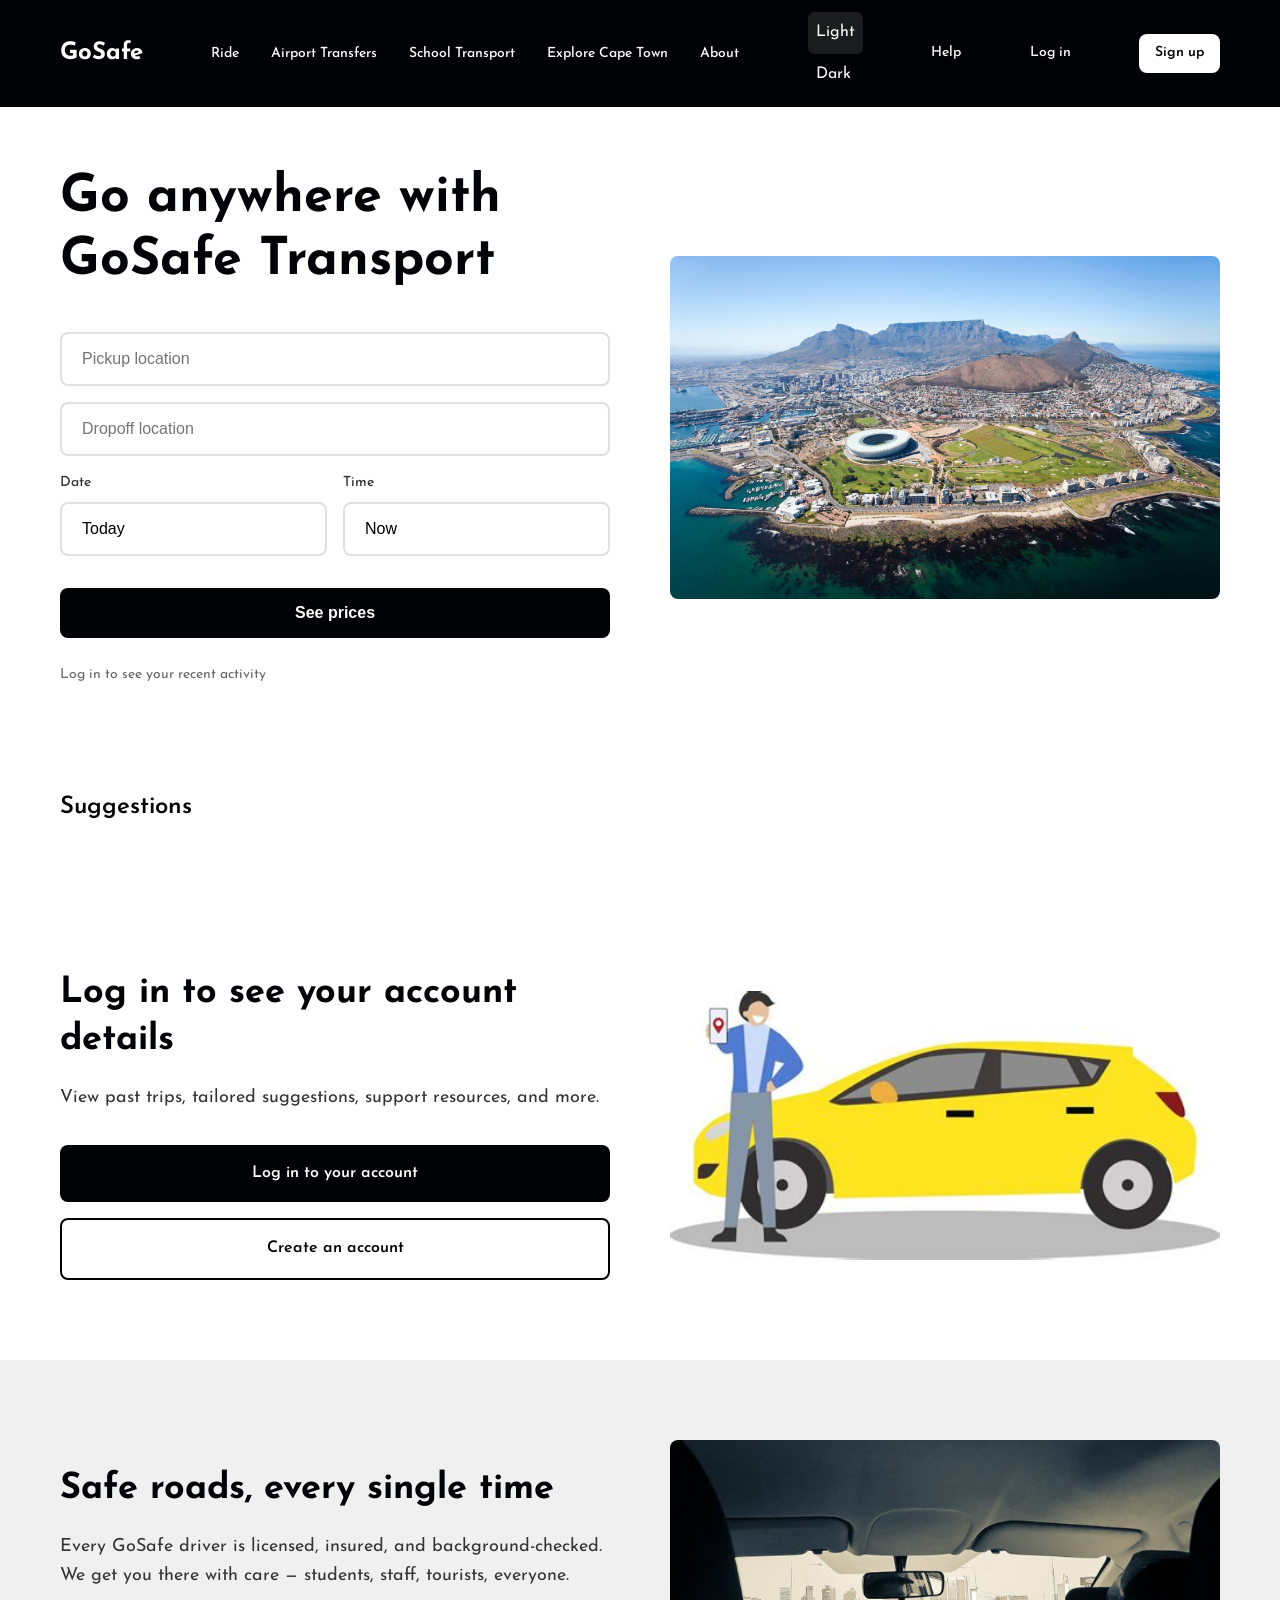
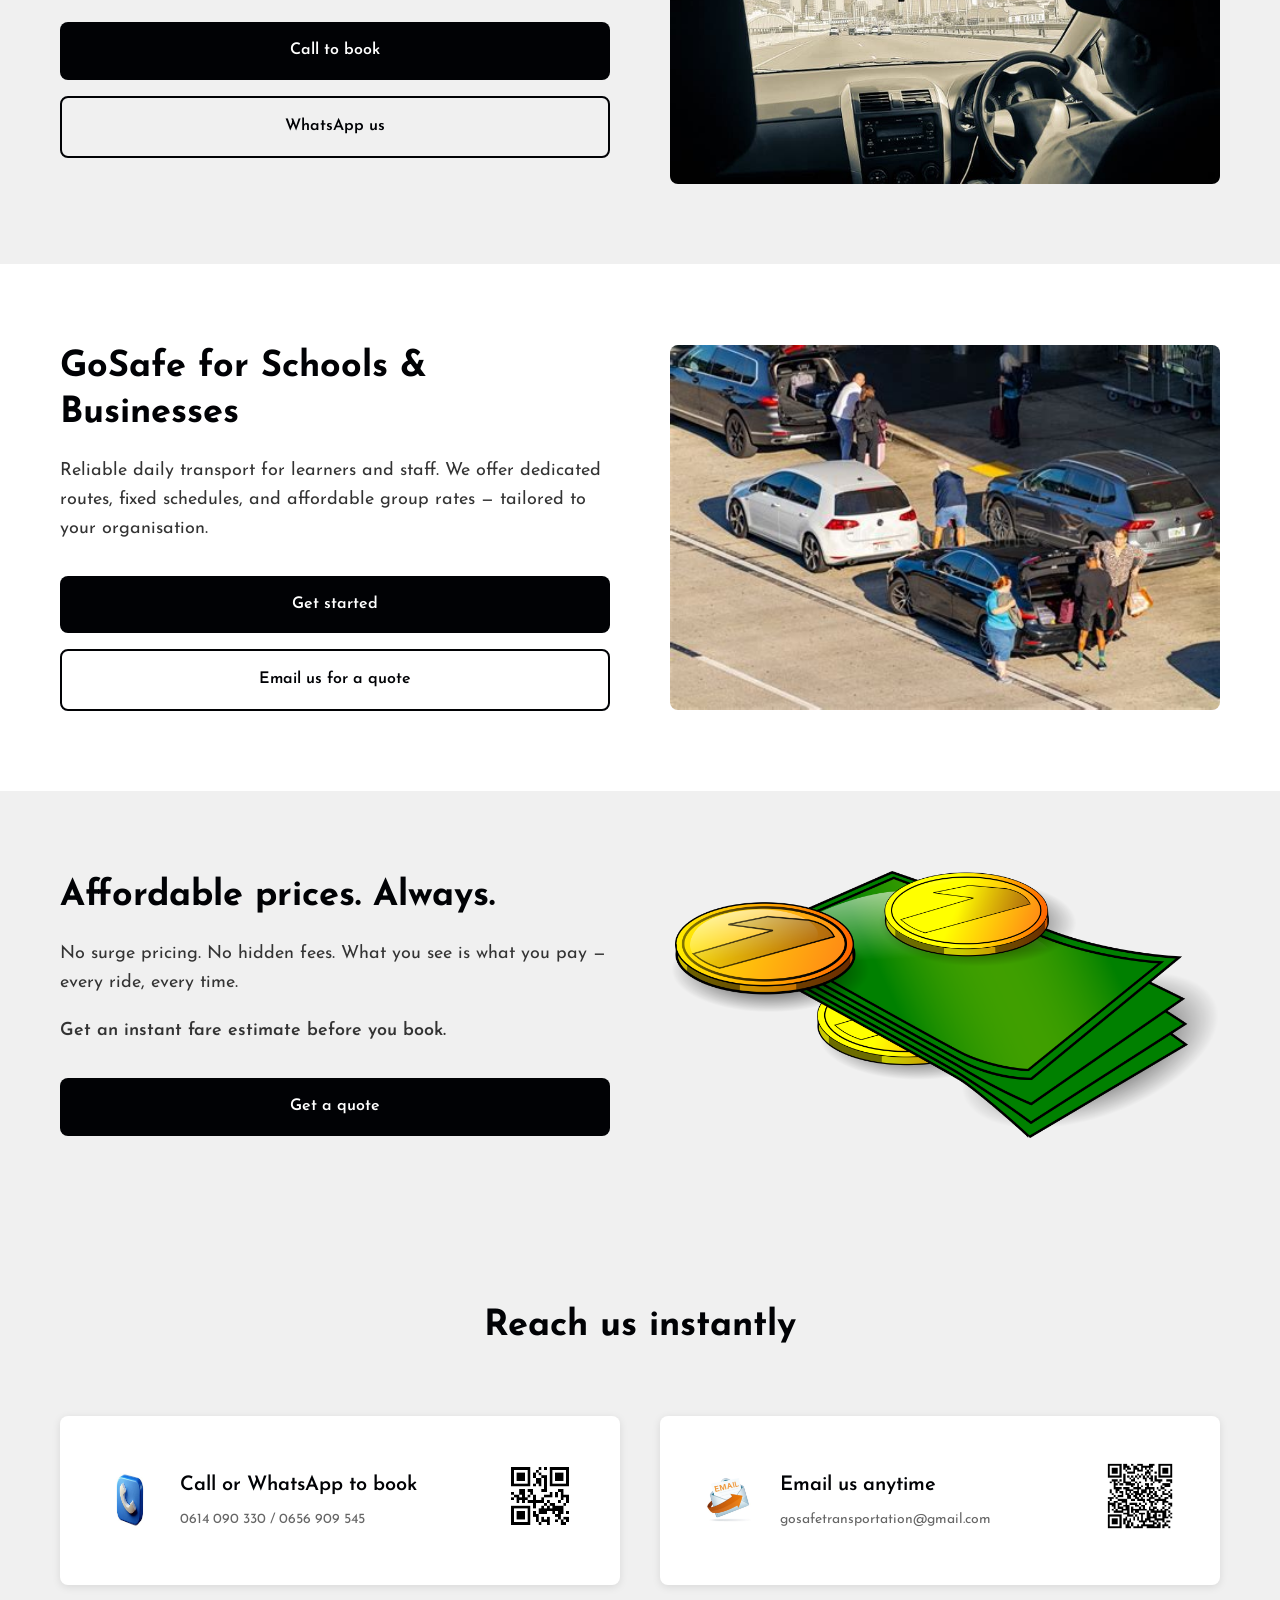
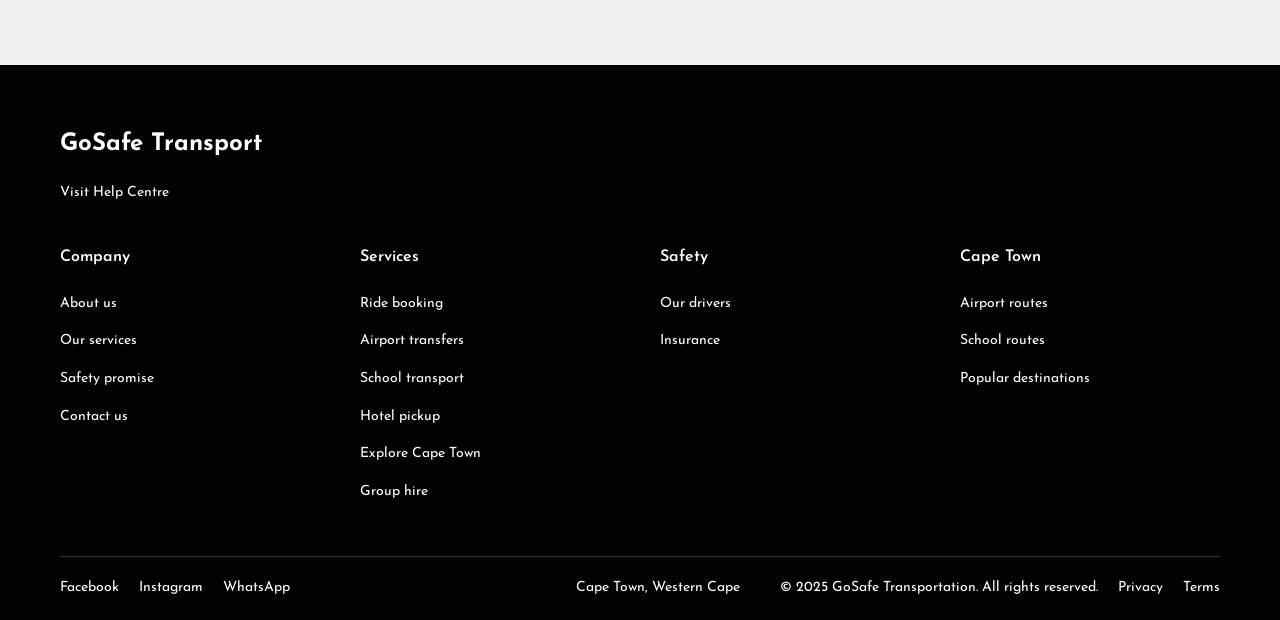
<file: index.html>
<!DOCTYPE html>
<html lang="en">
<head>
    <meta charset="UTF-8">
    <meta name="viewport" content="width=device-width, initial-scale=1.0">
    <title>Book a Ride with GoSafe Transport | Cape Town</title>
    <link rel="stylesheet" href="css/styles.css">
</head>
<body>
    <!-- Header Navigation -->
    <header>
        <nav class="navbar">
            <div class="nav-brand">
                <a href="#" class="logo">GoSafe</a>
            </div>
            <div class="nav-menu">
                <ul class="nav-links">
                    <li><a href="#">Ride</a></li>
                    <li><a href="#">Airport Transfers</a></li>
                    <li><a href="#">School Transport</a></li>
                    <li><a href="#">Explore Cape Town</a></li>
                    <li class="dropdown">
                        <a href="#" class="dropdown-toggle">About</a>
                    </li>
                </ul>
            </div>
            <div class="sidebar" data-theme="light">
                 
                <div class="sidebar-themes">
                    <div class="selector light"></div>
                    <div class="sidebar-theme" data-theme="light">
                        <div class="sidebar-theme_icon">
                            
                        </div>
                        <div class="sidebar-theme_text">Light</div>
                    </div>
                    <div class="sidebar-theme" data-theme="dark">
                        <div class="sidebar-theme_icon">
                             
                        </div>
                        <div class="sidebar-theme_text">Dark</div>

                    </div>

                </div>

            </div>
            <!--<div class="nav-actions">
                <div class="language-selector">
                    <span class="globe-icon">🌐</span>
                    <span>EN</span>
                </div>-->
                <a href="#" class="nav-link">Help</a>
                <a href="signup/home.html" class="nav-link">Log in</a>
                <a href="signup/home.html?signup=1" class="btn-signup">Sign up</a>
            </div>
        </nav>
    </header>

    <!-- Main Content -->
    <main>
        <!-- Hero Section -->
        <section class="hero">
            <div class="hero-container">
                <div class="hero-content">
                    <h1>Go anywhere with GoSafe Transport</h1>
                    
                    <form class="booking-form" id="bookingForm">
                        <div class="form-group">
                            <div class="input-wrapper">
                                <input type="text" id="pickup" placeholder="Pickup location" class="form-input">
                                <span class="input-icon"></span>
                            </div>
                        </div>
                        
                        <div class="form-group">
                            <div class="input-wrapper">
                                <input type="text" id="dropoff" placeholder="Dropoff location" class="form-input">
                                <span class="input-icon"></span>
                            </div>
                        </div>
                        
                        <div class="form-row">
                            <div class="form-group">
                                <label for="date">Date</label>
                                <div class="input-wrapper">
                                    <input type="text" id="date" value="Today" class="form-input" readonly>
                                    <span class="input-icon"></span>
                                </div>
                            </div>
                            
                            <div class="form-group">
                                <label for="time">Time</label>
                                <div class="input-wrapper">
                                    <input type="text" id="time" value="Now" class="form-input" readonly>
                                    <span class="input-icon"></span>
                                </div>
                            </div>
                        </div>
                        
                        <button type="submit" class="btn-primary">See prices</button>
                    </form>
                    
                    <div class="login-prompt">
                        <a href="signup/home.html" class="login-link">Log in to see your recent activity</a>
                    </div>
                </div>
                
                <div class="hero-image">
                    <img src="images/782535.jpg" alt="GoSafe Transport — safe rides across Cape Town" class="hero-img">
                </div>
            </div>
        </section>

        <!-- Suggestions Section -->
        <section class="suggestions">
            <div class="container">
                <h2>Suggestions</h2>
                <div class="suggestions-grid">
                    <!-- Suggestions will be populated here -->
                </div>
            </div>
        </section>

        <!-- Account Section -->
        <section class="account-section">
            <div class="container">
                <div class="section-content">
                    <div class="section-text">
                        <h2>Log in to see your account details</h2>
                        <p>View past trips, tailored suggestions, support resources, and more.</p>
                        <div class="section-actions">
                            <a href="signup/home.html" class="btn-primary">Log in to your account</a>
                            <a href="signup/home.html?signup=1" class="btn-secondary">Create an account</a>
                        </div>
                    </div>
                    <div class="section-image">
                        <img src="images/gtintocar.jpg" alt="Create a GoSafe account" class="section-img">
                    </div>
                </div>
            </div>
        </section>

        <!-- Driver Section -->
        <section class="driver-section">
            <div class="container">
                <div class="section-content">
                    <div class="section-text">
                        <h2>Safe roads, every single time</h2>
                        <p>Every GoSafe driver is licensed, insured, and background-checked. We get you there with care — students, staff, tourists, everyone.</p>
                        <div class="section-actions">
                            <a href="tel:0614090330" class="btn-primary">Call to book</a>
                            <a href="https://wa.me/27614090330" class="btn-secondary">WhatsApp us</a>
                        </div>
                    </div>
                    <div class="section-image">
                        <img src="images/taxi-driver-cape-town-south-africa-back-seat-car-driving-267764771-3761308612.jpg" alt="GoSafe verified driver" class="section-img">
                    </div>
                </div>
            </div>
        </section>

        <!-- Business Section -->
        <section class="business-section">
            <div class="container">
                <div class="section-content">
                    <div class="section-text">
                        <h2>GoSafe for Schools &amp; Businesses</h2>
                        <p>Reliable daily transport for learners and staff. We offer dedicated routes, fixed schedules, and affordable group rates — tailored to your organisation.</p>
                        <div class="section-actions">
                            <a href="tel:0614090330" class="btn-primary">Get started</a>
                            <a href="mailto:gosafetransportation@gmail.com" class="btn-secondary">Email us for a quote</a>
                        </div>
                    </div>
                    <div class="section-image">
                        <img src="images/airport.jpg" alt="GoSafe school and business transport" class="section-img">
                    </div>
                </div>
            </div>
        </section>

        <!-- GoSafe Perks Section-->
        <section class="uber-one-section">
            <div class="container">
                <div class="section-content">
                    <div class="section-text">
                        <h2>Affordable prices. Always.</h2>
                        <p>No surge pricing. No hidden fees. What you see is what you pay — every ride, every time.</p>
                        <p class="pricing">Get an instant fare estimate before you book.</p>
                        <div class="section-actions">
                            <a href="#quote" class="btn-primary">Get a quote</a>
                        </div>
                    </div>
                    <div class="section-image">
                        <img src="images/money-clipart-original-974757416.png" alt="GoSafe affordable transport" class="section-img">
                    </div>
                </div>
            </div>
        </section>

        <!-- App Download Section -->
        <section class="app-download-section">
            <div class="container">
                <h2>Reach us instantly</h2>
                <div class="app-cards">
                    <div class="app-card">
                        <div class="app-info">
                            <img src="images/phonecallaway.jpg" alt="Call GoSafe" class="app-icon">
                            <div class="app-details">
                                <h3>Call or WhatsApp to book</h3>
                                <p>0614 090 330 / 0656 909 545</p>
                            </div>
                        </div>
                        <div class="qr-code">
                            <img src="images/cellphoneqrcode.png" alt="Scan to WhatsApp GoSafe" class="qr-img">
                        </div>
                    </div>
                    
                    <div class="app-card">
                        <div class="app-info">
                            <img src="images/emaiya.jpg" alt="Email GoSafe" class="app-icon">
                            <div class="app-details">
                                <h3>Email us anytime</h3>
                                <p>gosafetransportation@gmail.com</p>
                            </div>
                        </div>
                        <div class="qr-code">
                            <img src="images/emailqrcode.png" alt="Scan to email GoSafe" class="qr-img">
                        </div>
                    </div>
                </div>
            </div>
        </section>
    </main>

    <!-- Footer -->
    <footer class="footer">
        <div class="container">
            <div class="footer-brand">
                <h3>GoSafe Transport</h3>
                <a href="mailto:gosafetransportation@gmail.com" class="footer-link">Visit Help Centre</a>
            </div>
            
            <div class="footer-content">
                <div class="footer-column">
                    <h4>Company</h4>
                    <ul>
                        <li><a href="#">About us</a></li>
                        <li><a href="#">Our services</a></li>
                        <li><a href="#">Safety promise</a></li>
                        <li><a href="#">Contact us</a></li>
                    </ul>
                </div>
                
                <div class="footer-column">
                    <h4>Services</h4>
                    <ul>
                        <li><a href="#">Ride booking</a></li>
                        <li><a href="#">Airport transfers</a></li>
                        <li><a href="#">School transport</a></li>
                        <li><a href="#">Hotel pickup</a></li>
                        <li><a href="#">Explore Cape Town</a></li>
                      
                        <li><a href="#">Group hire</a></li>
                    </ul>
                </div>
                
                <div class="footer-column">
                    <h4>Safety</h4>
                    <ul>
                        <li><a href="#">Our drivers</a></li>
                        <li><a href="#">Insurance</a></li>
                    </ul>
                </div>
                
                <div class="footer-column">
                    <h4>Cape Town</h4>
                    <ul>
                        <li><a href="#">Airport routes</a></li>
                        <li><a href="#">School routes</a></li>
                        <li><a href="#">Popular destinations</a></li>
                    </ul>
                </div>
            </div>
            
            <div class="footer-bottom">
                <div class="social-links">
                    <a href="#" class="social-link">Facebook</a>
                    <a href="#" class="social-link">Instagram</a>
                    <a href="https://wa.me/27614090330" class="social-link">WhatsApp</a>
                </div>
                
                <div class="footer-info">
                    <div class="language-location">
                        
                       
                        
                        <span>Cape Town, Western Cape</span>
                    </div>
                    
                    <div class="legal-links">
                        <span>© 2025 GoSafe Transportation. All rights reserved.</span>
                        <a href="#">Privacy</a>
                        <a href="#">Terms</a>
                    </div>
                </div>
            </div>
        </div>
    </footer>

    <script src="js/main.js"></script>
</body>
</html>
</file>
<file: css/styles.css>
@import url('https://fonts.googleapis.com/css2?family=Josefin+Sans:ital,wght@0,100..700;1,100..700&display=swap');

@import url('https://fonts.googleapis.com/css2?family=Rubik:wght@300;400;500;700&display=swap');

/* CSS Reset and Global Styles */
* {
    margin: 0;
    padding: 0;
    box-sizing: border-box;
}

:root {

    /*--primary-color: #000000;*/
    --primary-color: #010205;
    --secondary-color: #ffffff;
    --accent-color: #f0f0f0;
    --text-color: #333333;
    --text-light: #666666;
    --border-color: #e0e0e0;
    --hover-color: #f5f5f5;
    --font-family: -apple-system, BlinkMacSystemFont, 'Segoe UI', Roboto, Oxygen, Ubuntu, Cantarell, sans-serif;
    --border-radius: 8px;
    --transition: all 0.3s ease;
}

body {
    font-family: "Josefin Sans", sans-serif;
    line-height: 1.6;
    color: var(--text-color);
    background-color: var(--secondary-color);
}

.container {
    max-width: 1200px;
    margin: 0 auto;
    padding: 0 20px;
}

/* Header Styles */
header {
    background-color: var(--primary-color);
    color: var(--secondary-color);
    position: sticky;
    top: 0;
    z-index: 1000;
}

.navbar {
    display: flex;
    justify-content: space-between;
    align-items: center;
    padding: 12px 20px;
    max-width: 1200px;
    margin: 0 auto;
}

.nav-brand .logo {
    font-size: 24px;
    font-weight: bold;
    color: var(--secondary-color);
    text-decoration: none;
}

.nav-menu ul {
    display: flex;
    list-style: none;
    gap: 32px;
    align-items: center;
}

.nav-menu a {
    color: var(--secondary-color);
    text-decoration: none;
    font-size: 14px;
    font-weight: 500;
    transition: var(--transition);
}

.nav-menu a:hover {
    opacity: 0.8;
}

.nav-actions {
    display: flex;
    align-items: center;
    gap: 24px;
}

.language-selector {
    display: flex;
    align-items: center;
    gap: 4px;
    font-size: 14px;
    color: var(--secondary-color);
}

.nav-link {
    color: var(--secondary-color);
    text-decoration: none;
    font-size: 14px;
    font-weight: 500;
    transition: var(--transition);
}

.nav-link:hover {
    opacity: 0.8;
}

.btn-signup {
    background-color: var(--secondary-color);
    color: var(--primary-color);
    padding: 8px 16px;
    border-radius: var(--border-radius);
    text-decoration: none;
    font-size: 14px;
    font-weight: 600;
    transition: var(--transition);
}

.btn-signup:hover {
    background-color: var(--accent-color);
}

/* Hero Section */
.hero {
    padding: 60px 0;
    background-color: var(--secondary-color);
}

.hero-container {
    max-width: 1200px;
    margin: 0 auto;
    padding: 0 20px;
    display: grid;
    grid-template-columns: 1fr 1fr;
    gap: 60px;
    align-items: center;
}

.hero-content h1 {
    font-size: 52px;
    font-weight: 700;
    line-height: 1.2;
    margin-bottom: 40px;
    color: var(--primary-color);
}

.booking-form {
    background-color: var(--secondary-color);
    padding: 0;
}

.form-group {
    margin-bottom: 16px;
}

.form-group label {
    display: block;
    font-size: 14px;
    font-weight: 500;
    margin-bottom: 8px;
    color: var(--text-color);
}

.input-wrapper {
    position: relative;
    display: flex;
    align-items: center;
}

.form-input {
    width: 100%;
    padding: 16px 20px;
    border: 2px solid var(--border-color);
    border-radius: var(--border-radius);
    font-size: 16px;
    background-color: var(--secondary-color);
    transition: var(--transition);
}

.form-input:focus {
    outline: none;
    border-color: var(--primary-color);
}

.input-icon {
    position: absolute;
    right: 16px;
    font-size: 16px;
    color: var(--text-light);
}

.form-row {
    display: grid;
    grid-template-columns: 1fr 1fr;
    gap: 16px;
}

.btn-primary {
    background-color: var(--primary-color);
    color: var(--secondary-color);
    padding: 16px 32px;
    border: none;
    border-radius: var(--border-radius);
    font-size: 16px;
    font-weight: 600;
    cursor: pointer;
    transition: var(--transition);
    width: 100%;
    margin-top: 16px;
}

.btn-primary:hover {
    background-color: #333333;
}

.login-prompt {
    margin-top: 24px;
}

.login-link {
    color: var(--text-light);
    text-decoration: none;
    font-size: 14px;
    transition: var(--transition);
}

.login-link:hover {
    color: var(--primary-color);
}

.hero-image {
    display: flex;
    justify-content: center;
    align-items: center;
}

.hero-img {
    width: 100%;
    max-width: 552px;
    height: auto;
    border-radius: var(--border-radius);
}

/* Suggestions Section */
.suggestions {
    padding: 40px 0;
    background-color: var(--secondary-color);
}

.suggestions h2 {
    font-size: 24px;
    font-weight: 600;
    margin-bottom: 24px;
    color: var(--primary-color);
}

/* Section Styles */
.account-section,
.driver-section,
.business-section,
.uber-one-section {
    padding: 80px 0;
}

.account-section {
    background-color: var(--secondary-color);
}

.driver-section {
    background-color: var(--accent-color);
}

.business-section {
    background-color: var(--secondary-color);
}

.uber-one-section {
    background-color: var(--accent-color);
}

.section-content {
    display: grid;
    grid-template-columns: 1fr 1fr;
    gap: 60px;
    align-items: center;
}

.section-text h2 {
    font-size: 36px;
    font-weight: 700;
    line-height: 1.3;
    margin-bottom: 20px;
    color: var(--primary-color);
}

.section-text p {
    font-size: 18px;
    line-height: 1.6;
    margin-bottom: 20px;
    color: var(--text-color);
}

.pricing {
    font-weight: 600;
    color: var(--primary-color);
}

.section-actions {
    display: flex;
    flex-direction: column;
    gap: 16px;
    margin-top: 32px;
}

.section-actions .btn-primary {
    width: auto;
    display: inline-block;
    text-align: center;
    text-decoration: none;
    margin-top: 0;
}

.btn-secondary {
    background-color: transparent;
    color: var(--primary-color);
    padding: 16px 32px;
    border: 2px solid var(--primary-color);
    border-radius: var(--border-radius);
    font-size: 16px;
    font-weight: 600;
    text-decoration: none;
    display: inline-block;
    text-align: center;
    transition: var(--transition);
}

.btn-secondary:hover {
    background-color: var(--primary-color);
    color: var(--secondary-color);
}

.section-image {
    display: flex;
    justify-content: center;
    align-items: center;
}

.section-img {
    width: 100%;
    max-width: 552px;
    height: auto;
    border-radius: var(--border-radius);
}

/* App Download Section */
.app-download-section {
    padding: 80px 0;
    background-color: var(--accent-color);
}

.app-download-section h2 {
    font-size: 36px;
    font-weight: 700;
    text-align: center;
    margin-bottom: 60px;
    color: var(--primary-color);
}

.app-cards {
    display: grid;
    grid-template-columns: 1fr 1fr;
    gap: 40px;
}

.app-card {
    background-color: var(--secondary-color);
    padding: 40px;
    border-radius: var(--border-radius);
    display: flex;
    justify-content: space-between;
    align-items: center;
    box-shadow: 0 2px 8px rgba(0, 0, 0, 0.1);
}

.app-info {
    display: flex;
    align-items: center;
    gap: 20px;
}

.app-icon {
    width: 60px;
    height: 60px;
}

.app-details h3 {
    font-size: 20px;
    font-weight: 600;
    margin-bottom: 8px;
    color: var(--primary-color);
}

.app-details p {
    font-size: 14px;
    color: var(--text-light);
}

.qr-code {
    flex-shrink: 0;
}

.qr-img {
    width: 80px;
    height: 80px;
    border-radius: 4px;
}

/* Footer */
.footer {
    background-color: var(--primary-color);
    color: var(--secondary-color);
    padding: 60px 0 20px;
}

.footer-brand {
    margin-bottom: 40px;
}

.footer-brand h3 {
    font-size: 24px;
    font-weight: bold;
    margin-bottom: 16px;
}

.footer-link {
    color: var(--secondary-color);
    text-decoration: none;
    font-size: 14px;
    transition: var(--transition);
}

.footer-link:hover {
    opacity: 0.8;
}

.footer-content {
    display: grid;
    grid-template-columns: repeat(4, 1fr);
    gap: 40px;
    margin-bottom: 40px;
}

.footer-column h4 {
    font-size: 16px;
    font-weight: 600;
    margin-bottom: 20px;
    color: var(--secondary-color);
}

.footer-column ul {
    list-style: none;
}

.footer-column li {
    margin-bottom: 12px;
}

.footer-column a {
    color: var(--secondary-color);
    text-decoration: none;
    font-size: 14px;
    transition: var(--transition);
}

.footer-column a:hover {
    opacity: 0.8;
}

.footer-bottom {
    border-top: 1px solid #333;
    padding-top: 20px;
    display: flex;
    justify-content: space-between;
    align-items: center;
}

.social-links {
    display: flex;
    gap: 20px;
}

.social-link {
    color: var(--secondary-color);
    text-decoration: none;
    font-size: 14px;
    transition: var(--transition);
}

.social-link:hover {
    opacity: 0.8;
}

.footer-info {
    display: flex;
    align-items: center;
    gap: 40px;
}

.language-location {
    display: flex;
    align-items: center;
    gap: 8px;
    font-size: 14px;
}

.legal-links {
    display: flex;
    align-items: center;
    gap: 20px;
    font-size: 14px;
}

.legal-links a {
    color: var(--secondary-color);
    text-decoration: none;
    transition: var(--transition);
}

.legal-links a:hover {
    opacity: 0.8;
}

/* Responsive Design */
@media (max-width: 1024px) {
    .hero-container,
    .section-content {
        grid-template-columns: 1fr;
        gap: 40px;
        text-align: center;
    }
    
    .hero-content h1 {
        font-size: 42px;
    }
    
    .section-text h2 {
        font-size: 32px;
    }
    
    .app-cards {
        grid-template-columns: 1fr;
    }
    
    .footer-content {
        grid-template-columns: repeat(2, 1fr);
        gap: 30px;
    }
}

@media (max-width: 768px) {
    .navbar {
        flex-direction: column;
        gap: 20px;
        padding: 20px;
    }
    
    .nav-menu ul {
        flex-wrap: wrap;
        justify-content: center;
        gap: 20px;
    }
    
    .nav-actions {
        gap: 16px;
    }
    
    .hero-content h1 {
        font-size: 36px;
    }
    
    .form-row {
        grid-template-columns: 1fr;
    }
    
    .section-text h2 {
        font-size: 28px;
    }
    
    .section-actions {
        align-items: center;
    }
    
    .app-card {
        flex-direction: column;
        text-align: center;
        gap: 20px;
    }
    
    .footer-content {
        grid-template-columns: 1fr;
        gap: 30px;
        text-align: center;
    }
    
    .footer-bottom {
        flex-direction: column;
        gap: 20px;
        text-align: center;
    }
    
    .footer-info {
        flex-direction: column;
        gap: 20px;
    }
}

@media (max-width: 480px) {
    .container {
        padding: 0 16px;
    }
    
    .hero {
        padding: 40px 0;
    }
    
    .hero-container {
        padding: 0 16px;
    }
    
    .hero-content h1 {
        font-size: 32px;
    }
    
    .section-text h2 {
        font-size: 24px;
    }
    
    .app-download-section h2 {
        font-size: 28px;
    }
    
    .app-card {
        padding: 24px;
    }
}

/* Accessibility */
@media (prefers-reduced-motion: reduce) {
    * {
        animation-duration: 0.01ms !important;
        animation-iteration-count: 1 !important;
        transition-duration: 0.01ms !important;
    }
}

/* Focus styles for keyboard navigation */
button:focus,
input:focus,
a:focus {
    outline: 2px solid #0066cc;
    outline-offset: 2px;
}

/* High contrast mode support */
@media (prefers-contrast: high) {
    :root {
        --border-color: #000000;
        --text-light: #000000;
    }
}

[data-theme="dark"] {
    --primary-color: #ffffff;
    --secondary-color: #07070a;
    --accent-color: #000804;
    --text-color: #f0f0f0;
    --text-light: #cccccc;
    --border-color: #d841cb;
    --hover-color: #832d86;
}

.sidebar-theme {
  cursor: pointer;
  padding: 8px;
  border-radius: 6px;
  transition: background 0.2s;
}

/* Highlight whichever theme is active */
.sidebar[data-theme="light"] .sidebar-theme[data-theme="light"],
.sidebar[data-theme="dark"] .sidebar-theme[data-theme="dark"] {
  background: rgba(128,128,128,0.2);
}
</file>
